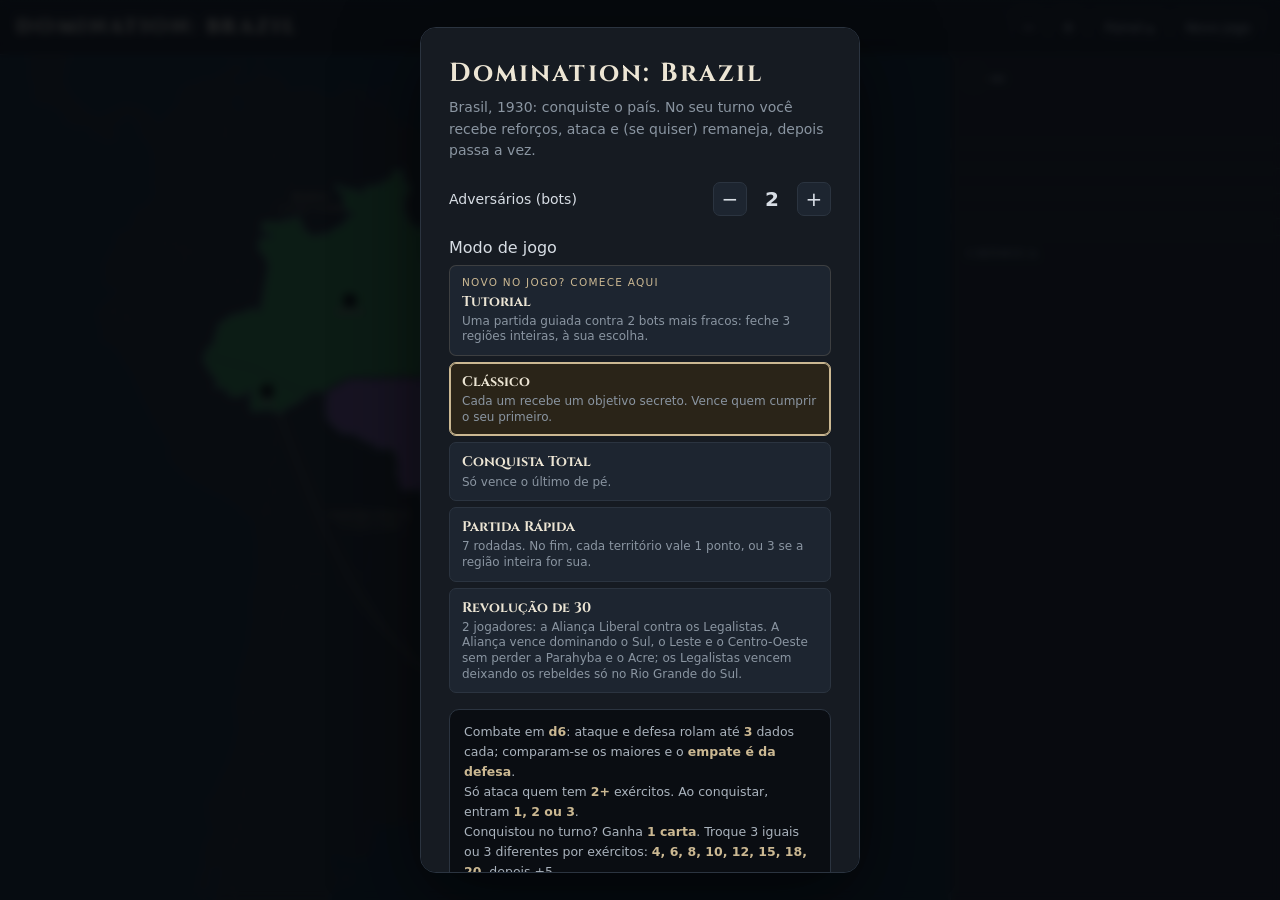
<file: index.html>
<!DOCTYPE html> <html lang="pt-BR"> <head> <meta charset="utf-8"> <meta name="viewport" content="width=device-width,initial-scale=1,maximum-scale=1,user-scalable=no,viewport-fit=cover"> <title>Domination: Brazil</title> <link rel="manifest" href="manifest.webmanifest"> <meta name="theme-color" content="#0e1116"> <link rel="icon" type="image/png" sizes="32x32" href="icones/favicon-32.png"> <link rel="icon" type="image/png" sizes="192x192" href="icones/icone-192.png"> <link rel="apple-touch-icon" href="icones/apple-touch-icon.png"> <meta name="apple-mobile-web-app-capable" content="yes"> <meta name="mobile-web-app-capable" content="yes"> <meta name="apple-mobile-web-app-status-bar-style" content="black-translucent"> <meta name="apple-mobile-web-app-title" content="Domination"> <link rel="stylesheet" href="estilo.css?v=12"> </head> <body> <div id="app"> <header> <div class="brand"> <h1>DOMINATION: BRAZIL</h1> </div> <div class="spacer"></div> <div class="tool"> <button class="iconbtn ghost" id="zoomOut" title="Diminuir">−</button> <button class="iconbtn ghost" id="zoomIn" title="Ampliar">+</button> <button class="ghost" id="instalarBtn" hidden>Instalar</button> <button class="ghost" id="painelBtn" aria-controls="panel">Painel ▴</button> <button class="ghost" id="newGame">Novo jogo</button> </div> </header> <main> <div id="boardScroll"> <div id="boardInner"> <svg id="board" xmlns="http://www.w3.org/2000/svg" preserveAspectRatio="xMidYMid meet"></svg> </div> <div id="dice"></div> </div> <aside id="panel"> <div class="turnbox"> <div class="turnrow"> <span class="dot" id="turnDot"></span> <span class="who" id="turnWho">—</span> </div> <div class="phasetag" id="phaseTag"></div> <div class="reinf" id="reinf"></div> <div class="instr" id="instr"></div> <div class="onlineBox" id="onlineBox"></div> </div> <div class="actions" id="actions"></div> <div class="objetivobox" id="objetivoBox"></div> <div class="cartasbox" id="cartasBox"></div> <div id="mover"> <div class="lbl" id="moverLbl"></div> <div class="stepper"> <button class="iconbtn" id="moverMinus">−</button> <span class="qty" id="moverQty">1</span> <button class="iconbtn" id="moverPlus">+</button> <button class="primary" id="moverGo" style="flex:1">Mover</button> <button class="ghost" id="moverCancel">Cancelar</button> </div> </div> <div class="players" id="players"></div> <div class="logwrap"> <h3>Crônica</h3> <div id="log"></div> </div> </aside> </main> </div> <div id="overlay"></div> <div id="toast"></div> <div id="gireAviso" role="alert"> <div class="gireIcone" aria-hidden="true"></div> <p class="gireTitulo">Gire o celular</p> <p class="gireTexto">Domination: Brazil é jogado com o celular deitado.</p> </div> <button id="atualizaBanner" hidden></button> <script src="mapa.js?v=12"></script> <script src="motor.js?v=12"></script> <script src="bots.js?v=12"></script> <script src="desenho.js?v=12"></script> <script src="cartas.js?v=12"></script> <script src="rede.js?v=12"></script> <script src="online.js?v=12"></script> <script src="tutorial.js?v=12"></script> <script src="telas.js?v=12"></script> <script src="app.js?v=12"></script> </body> </html>
</file>
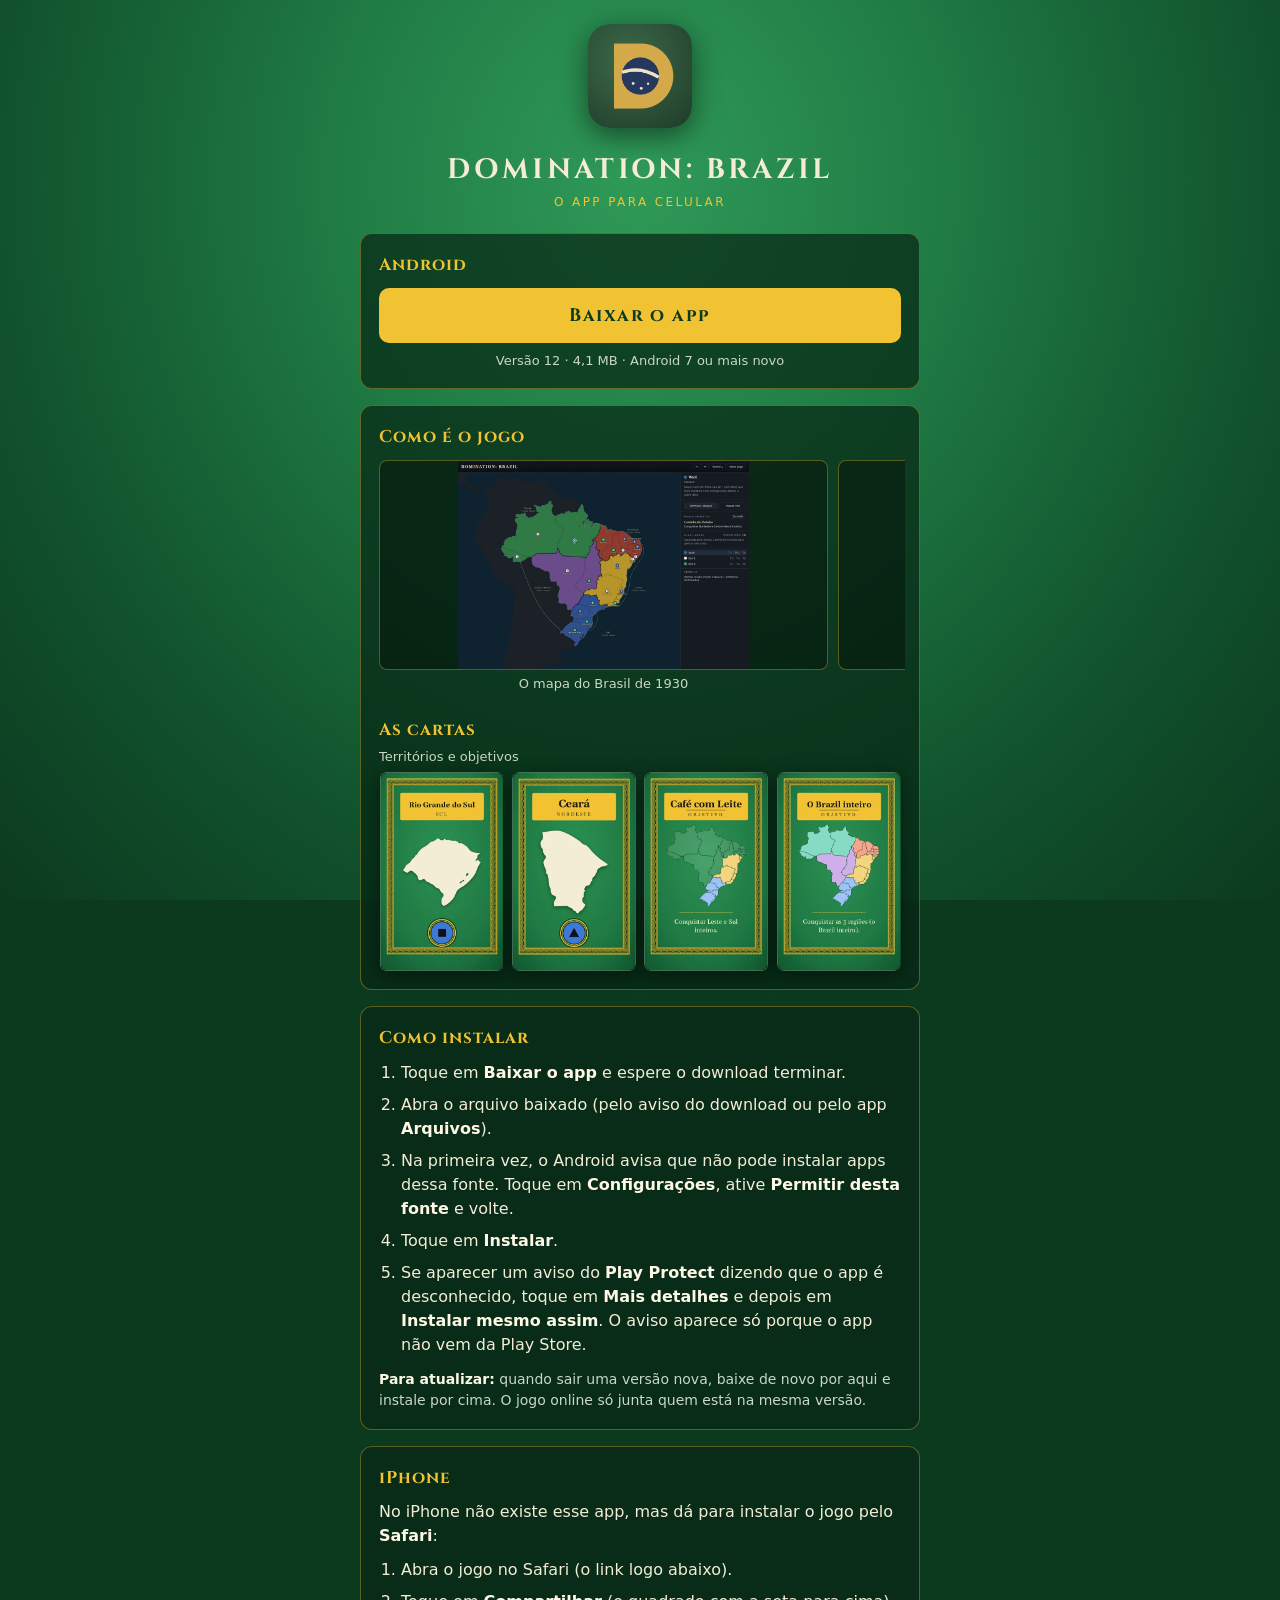
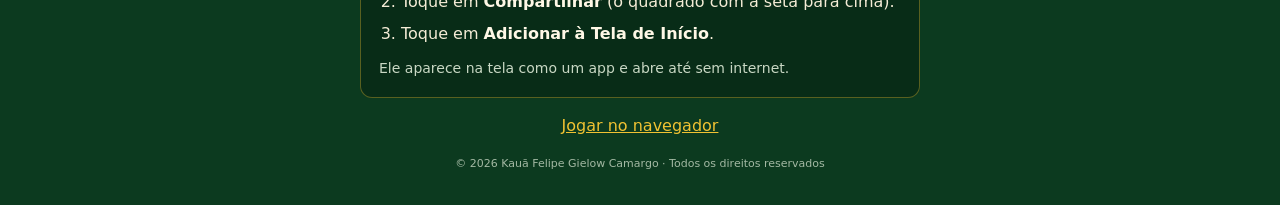
<file: baixar.html>
<!DOCTYPE html> <html lang="pt-BR"> <head> <meta charset="utf-8"> <meta name="viewport" content="width=device-width,initial-scale=1,viewport-fit=cover"> <title>Baixar o app — Domination: Brazil</title> <meta name="theme-color" content="#0c3a1f"> <link rel="icon" type="image/png" sizes="32x32" href="icones/favicon-32.png"> <link rel="apple-touch-icon" href="icones/apple-touch-icon.png"> <style>@font-face{font-family:Cinzel;font-style:normal;font-weight:700;font-display:swap;src:url("fontes/cinzel-700.woff2") format("woff2")}:root{--ink:#0c3a1f;--surface:rgba(8,40,21,.72);--line:rgba(241,194,50,.35);--text:#f4ecd6;--muted:#c9d8c4;--bone:#f1c232;--bone-dim:rgba(241,194,50,.25)}*{box-sizing:border-box}html{background:var(--ink)}body{margin:0;min-height:100vh;background:radial-gradient(ellipse at 50% 20%,#2f9a58 0,#1f7a44 35%,#11532d 70%,var(--ink) 100%) fixed;color:var(--text);font-family:Inter,system-ui,-apple-system,"Segoe UI",Roboto,Helvetica,Arial,sans-serif;line-height:1.5;-webkit-font-smoothing:antialiased;padding:max(24px,env(safe-area-inset-top)) max(16px,env(safe-area-inset-right)) 32px max(16px,env(safe-area-inset-left))}main{max-width:560px;margin:0 auto}.topo{text-align:center;margin-bottom:22px}.topo img{width:104px;height:104px;border-radius:22px;box-shadow:0 8px 28px rgba(0,0,0,.5)}h1{font-family:Cinzel,Georgia,serif;font-weight:700;letter-spacing:.12em;font-size:clamp(20px,6vw,28px);color:#f4ecd6;margin:14px 0 2px}.sub{color:var(--bone);letter-spacing:.2em;text-transform:uppercase;font-size:12px;margin:0}section{background:var(--surface);border:1px solid var(--line);backdrop-filter:blur(2px);border-radius:12px;padding:18px;margin:0 0 16px}h2{font-family:Cinzel,Georgia,serif;font-weight:700;letter-spacing:.06em;font-size:17px;color:var(--bone);margin:0 0 10px}.baixar{display:block;text-align:center;text-decoration:none;font-family:Cinzel,Georgia,serif;font-weight:700;letter-spacing:.08em;font-size:18px;color:#0c3a1f;background:var(--bone);border-radius:10px;padding:14px 16px}.baixar:hover{background:#f6d35e}.info{text-align:center;color:var(--muted);font-size:13px;margin:8px 0 0}ol{margin:0;padding-left:22px}li{margin:0 0 8px}li:last-child{margin-bottom:0}b{color:#fff8e6}.nota{color:var(--muted);font-size:14px;margin:12px 0 0}.jogar{display:block;text-align:center;color:var(--bone);margin:6px 0 18px}.copy{text-align:center;font-size:11px;color:var(--muted);opacity:.8;margin:0}.telas{display:flex;gap:10px;overflow-x:auto;scroll-snap-type:x mandatory;margin:0 -4px;padding:0 4px 6px}.telas figure{flex:0 0 86%;margin:0;scroll-snap-align:center}.telas img{display:block;width:100%;height:210px;object-fit:contain;background:rgba(0,0,0,.35);border-radius:8px;border:1px solid var(--line);cursor:zoom-in}figcaption{text-align:center;font-size:13px;color:var(--muted);margin-top:4px}.cartas{display:grid;grid-template-columns:repeat(4,1fr);gap:8px;margin-top:6px}.cartas img{display:block;width:100%;aspect-ratio:5/8;object-fit:contain;border-radius:7px;cursor:zoom-in;filter:drop-shadow(0 4px 10px rgba(0,0,0,.45))}@media (max-width:420px){.cartas{grid-template-columns:repeat(2,1fr)}}.h2-cartas{margin-top:18px!important}.nota-cartas{color:var(--muted);font-size:13px;margin:-6px 0 4px}#zoom{position:fixed;inset:0;z-index:10;background:rgba(0,0,0,.9);display:flex;align-items:center;justify-content:center;padding:16px;cursor:zoom-out}#zoom img{max-width:100%;max-height:100%;object-fit:contain;border-radius:8px}[hidden]{display:none!important}</style> </head> <body> <main> <div class="topo"> <img src="icones/icone-192.png" alt=""> <h1>DOMINATION: BRAZIL</h1> <p class="sub">O app para celular</p> </div> <section id="android"> <h2>Android</h2> <a class="baixar" id="baixarApk" href="#" hidden download>Baixar o app</a> <p class="info" id="apkInfo">Procurando o app…</p> </section> <section id="galeria"> <h2>Como é o jogo</h2> <div class="telas"> <figure><img src="vitrine/tela-mapa.jpg" alt="O mapa do Brasil de 1930" loading="lazy"><figcaption>O mapa do Brasil de 1930</figcaption></figure> <figure><img src="vitrine/tela-cartas.jpg" alt="Troca de cartas" loading="lazy"><figcaption>Troca de cartas</figcaption></figure> <figure><img src="vitrine/tela-celular.jpg" alt="No celular, deitado" loading="lazy"><figcaption>No celular, deitado</figcaption></figure> </div> <h2 class="h2-cartas">As cartas</h2> <p class="nota-cartas">Territórios e objetivos</p> <div class="cartas"> <img src="vitrine/carta-rio-grande-do-sul.webp" alt="Carta de território: Rio Grande do Sul" loading="lazy"> <img src="vitrine/carta-ceara.webp" alt="Carta de território: Ceará" loading="lazy"> <img src="vitrine/objetivo-cafe-com-leite.webp" alt="Carta de objetivo: Café com Leite" loading="lazy"> <img src="vitrine/objetivo-o-brazil-inteiro.webp" alt="Carta de objetivo: O Brazil inteiro" loading="lazy"> </div> </section> <section id="passos"> <h2>Como instalar</h2> <ol> <li>Toque em <b>Baixar o app</b> e espere o download terminar.</li> <li>Abra o arquivo baixado (pelo aviso do download ou pelo app <b>Arquivos</b>).</li> <li>Na primeira vez, o Android avisa que não pode instalar apps dessa fonte. Toque em <b>Configurações</b>, ative <b>Permitir desta fonte</b> e volte.</li> <li>Toque em <b>Instalar</b>.</li> <li>Se aparecer um aviso do <b>Play Protect</b> dizendo que o app é desconhecido, toque em <b>Mais detalhes</b> e depois em <b>Instalar mesmo assim</b>. O aviso aparece só porque o app não vem da Play Store.</li> </ol> <p class="nota"><b>Para atualizar:</b> quando sair uma versão nova, baixe de novo por aqui e instale por cima. O jogo online só junta quem está na mesma versão.</p> </section> <section id="iphone"> <h2>iPhone</h2> <p style="margin:0 0 10px">No iPhone não existe esse app, mas dá para instalar o jogo pelo <b>Safari</b>:</p> <ol> <li>Abra o jogo no Safari (o link logo abaixo).</li> <li>Toque em <b>Compartilhar</b> (o quadrado com a seta para cima).</li> <li>Toque em <b>Adicionar à Tela de Início</b>.</li> </ol> <p class="nota">Ele aparece na tela como um app e abre até sem internet.</p> </section> <a class="jogar" href="./">Jogar no navegador</a> <p class="copy">© 2026 Kauã Felipe Gielow Camargo · Todos os direitos reservados</p> </main> <div id="zoom" hidden><img alt=""></div> <script>!function(){"use strict";(/iPhone|iPad|iPod/.test(navigator.userAgent)||"MacIntel"===navigator.platform&&navigator.maxTouchPoints>1)&&(document.getElementById("android").hidden=!0,document.getElementById("passos").hidden=!0);var e=document.getElementById("apkInfo"),n=document.getElementById("baixarApk"),t=document.getElementById("zoom"),o=t.querySelector("img");document.querySelectorAll("#galeria img").forEach(function(e){e.addEventListener("click",function(){o.src=e.src,o.alt=e.alt,t.hidden=!1}),e.addEventListener("error",function(){(e.closest("figure")||e).hidden=!0})}),t.addEventListener("click",function(){t.hidden=!0}),document.addEventListener("keydown",function(e){"Escape"===e.key&&(t.hidden=!0)}),fetch("app/app.json",{cache:"no-store"}).then(function(e){if(!e.ok)throw new Error("sem app");return e.json()}).then(function(t){n.href="app/"+t.arquivo,n.hidden=!1,e.textContent="Versão "+t.versao+" · "+(t.tamanho/1048576).toFixed(1).replace(".",",")+" MB · Android 7 ou mais novo"}).catch(function(){e.textContent=!1===navigator.onLine?"Sem internet agora. Conecte-se para baixar o app.":"O app ainda não está disponível. Enquanto isso, dá para jogar no navegador."})}()</script> </body> </html>
</file>
<file: estilo.css>
@font-face{font-family:Cinzel;font-style:normal;font-weight:500;font-display:swap;src:url("fontes/cinzel-500.woff2") format("woff2")}@font-face{font-family:Cinzel;font-style:normal;font-weight:700;font-display:swap;src:url("fontes/cinzel-700.woff2") format("woff2")}:root{--ink:#0e1116;--ink2:#0a0d12;--surface:#161b22;--surface2:#1d2530;--line:#2b3440;--edge:#46515f;--sea:#3c6f8a;--text:#d7dde4;--muted:#8a95a1;--bone:#cbb892;--bone-dim:rgba(203,184,146,.18);--good:#3fb950;--bad:#e5534b}*{box-sizing:border-box}body,html{margin:0;height:100%}body{background:var(--ink);color:var(--text);font-family:Inter,system-ui,-apple-system,"Segoe UI",Roboto,Helvetica,Arial,sans-serif;-webkit-font-smoothing:antialiased;overflow:hidden}#app{display:flex;flex-direction:column;height:100%}header{display:flex;align-items:center;gap:14px;padding:10px 16px;border-bottom:1px solid var(--line);background:linear-gradient(180deg,#11161d,#0c1016)}.brand{display:flex;flex-direction:column;line-height:1}.brand h1{font-family:Cinzel,Georgia,serif;font-weight:700;font-size:20px;letter-spacing:.14em;margin:0;color:#e9e2d2}.brand .sub{font-size:10.5px;letter-spacing:.22em;color:var(--bone);text-transform:uppercase;margin-top:4px;opacity:.8}.spacer{flex:1}.tool{display:flex;align-items:center;gap:6px}button{font-family:inherit;font-size:13px;color:var(--text);background:var(--surface2);border:1px solid var(--line);border-radius:7px;padding:8px 12px;cursor:pointer;transition:.15s;line-height:1}button:hover:not(:disabled){border-color:var(--bone-dim);background:#26313e}button:disabled{opacity:.4;cursor:default}button.primary{background:var(--bone);color:#1a140a;border-color:var(--bone);font-weight:600}button.primary:hover{background:#dcc79c}button.ghost{background:0 0}.iconbtn{width:34px;height:34px;padding:0;display:flex;align-items:center;justify-content:center;font-size:17px}main{display:flex;flex:1;min-height:0}#boardScroll{flex:1;overflow:auto;position:relative;background:radial-gradient(120% 90% at 50% 18%,#161d27 0,#0c0f15 55%,#080a0e 100%)}#boardInner{min-width:100%;min-height:100%;display:flex}#board{display:block;width:100%;height:auto;margin:auto;flex-shrink:0}.mar{fill:#0f2230}.costaSombra{fill:none;stroke:#1d3a4f;stroke-width:7;stroke-linejoin:round;opacity:.8}.chao{fill:#0f2230}.territorio{stroke:none;cursor:pointer;transition:filter .15s}.territorio:hover{filter:brightness(1.18)}.territorio.dest{filter:brightness(1.3)}.territorio.target{filter:brightness(1.35) saturate(1.2)}.territorio.origin{filter:brightness(1.5)}.lago{fill:none;stroke:#0a141c;stroke-width:1}.fronteira{fill:none;stroke:#0b0f14;stroke-width:1.1;stroke-opacity:.7;stroke-linejoin:round;pointer-events:none}.divisa{fill:none;stroke:#0b0f14;stroke-width:3;stroke-linejoin:round;stroke-linecap:round;pointer-events:none}.costa{fill:none;stroke:#cbb892;stroke-width:1.1;stroke-opacity:.55;stroke-linejoin:round;pointer-events:none}.rota{fill:none;stroke:#cbb892;stroke-width:1.8;stroke-dasharray:5 5;stroke-linecap:round;stroke-linejoin:round;opacity:.85;pointer-events:none}.rota.rotaTerra{stroke-dasharray:1.5 5;stroke-width:2.6}.exterior{fill:#1b2127;stroke:#262d34;stroke-width:.8;stroke-linejoin:round;pointer-events:none}.rotuloRegiao{fill:var(--bone);opacity:.75;font-family:Cinzel,serif;font-weight:700;font-size:17px;letter-spacing:.1em;text-anchor:middle;pointer-events:none}.rotuloRegiao .bonus{font-size:15px;opacity:.8}.node{cursor:pointer}.node .hit{fill:transparent}.node .disc{stroke:#0c0f14;stroke-width:2.2;transition:transform .12s}.node:hover .disc{stroke:#fff}.node .army{font-size:13px;font-weight:700;text-anchor:middle;dominant-baseline:central;pointer-events:none}.node .terr{font-size:8.5px;font-weight:600;fill:#f1ead8;text-anchor:middle;pointer-events:none;paint-order:stroke;stroke:#0a0d12;stroke-width:2.6px;stroke-linejoin:round}.ring{fill:none;pointer-events:none}.ring.origin{stroke:#fff;stroke-width:3}.ring.target{stroke:var(--bone);stroke-width:2.5;stroke-dasharray:4 4}.ring.dest{stroke:#7fd0ff;stroke-width:2.5;stroke-dasharray:4 4}@keyframes flashpulse{0%{stroke:#fff;stroke-width:5}100%{stroke:#0c0f14;stroke-width:2}}.node .disc.flash{animation:flashpulse .7s ease-out}#panel{width:330px;flex-shrink:0;border-left:1px solid var(--line);background:var(--surface);display:flex;flex-direction:column;min-height:0}.turnbox{padding:14px 16px;border-bottom:1px solid var(--line)}.turnrow{display:flex;align-items:center;gap:9px}.dot{width:14px;height:14px;border-radius:50%;flex-shrink:0;box-shadow:0 0 0 2px #0c0f14,0 0 0 3px rgba(203,184,146,.35)}.turnrow .who{font-weight:600;font-size:15px}.phasetag{font-size:11px;letter-spacing:.14em;text-transform:uppercase;color:var(--bone);margin-top:8px}.instr{font-size:13px;color:var(--muted);margin-top:8px;line-height:1.45;min-height:34px}.reinf{font-size:13px;margin-top:6px}.reinf b{color:#fff;font-size:15px}.actions{padding:12px 16px;border-bottom:1px solid var(--line);display:flex;flex-wrap:wrap;gap:8px}.actions button{flex:1 1 auto}#mover{padding:12px 16px;border-bottom:1px solid var(--line);display:none}#mover.on{display:block}#mover .lbl{font-size:13px;color:var(--muted);margin-bottom:8px}#mover .lbl b{color:var(--text)}.stepper{display:flex;align-items:center;gap:10px}.stepper .qty{font-size:20px;font-weight:700;min-width:30px;text-align:center}.stepper .iconbtn{font-size:20px}.players{padding:8px 10px;border-bottom:1px solid var(--line);overflow:auto}.prow{display:flex;align-items:center;gap:8px;padding:6px 6px;border-radius:6px;font-size:12.5px}.prow.turn{background:#222c38}.prow.dead{opacity:.4;text-decoration:line-through}.prow .pname{flex:1}.prow .stat{color:var(--muted);font-variant-numeric:tabular-nums}.prow .rg{color:var(--bone);font-weight:600}.logwrap{flex:1;min-height:60px;overflow:auto;padding:10px 16px}.logwrap h3{font-family:Cinzel,serif;font-size:11px;letter-spacing:.18em;color:var(--muted);text-transform:uppercase;margin:0 0 8px}.logline{font-size:12.5px;color:#b9c2cc;padding:3px 0;border-bottom:1px solid #1b222b}#dice{position:absolute;top:14px;left:50%;transform:translate(-50%,-100%);background:rgba(12,16,22,.94);border:1px solid var(--line);border-radius:12px;padding:12px 16px;display:none;gap:14px;align-items:center;pointer-events:none;box-shadow:0 12px 40px rgba(0,0,0,.5);z-index:5}#dice.on{display:flex;animation:popin .25s ease-out}@keyframes popin{from{opacity:0;transform:translate(-50%,calc(-100% + 8px)) scale(.9)}to{opacity:1;transform:translate(-50%,-100%)}}.dside{display:flex;flex-direction:column;align-items:center;gap:6px}.dside .cap{font-size:10px;letter-spacing:.14em;text-transform:uppercase;color:var(--muted)}.dice-row{display:flex;gap:6px}.die{width:34px;height:34px;display:flex;align-items:center;justify-content:center;font-weight:700;font-size:15px;color:#fff;border-radius:7px;box-shadow:inset 0 -2px 0 rgba(0,0,0,.25)}.die.dim{opacity:.3}.dvs{font-family:Cinzel,serif;color:var(--bone);font-size:14px}.dres{font-size:12px;color:var(--text);text-align:center;max-width:130px}.dres .win{color:var(--good);font-weight:600}#overlay{position:fixed;inset:0;background:rgba(6,8,11,.82);backdrop-filter:blur(4px);display:none;align-items:center;justify-content:center;z-index:20;padding:20px}#overlay.on{display:flex}.modal{background:var(--surface);border:1px solid var(--line);border-radius:16px;max-width:440px;width:100%;padding:28px;box-shadow:0 24px 80px rgba(0,0,0,.6)}.modal h2{font-family:Cinzel,serif;letter-spacing:.08em;margin:0 0 6px;font-size:26px;color:#ece5d4}.modal .lead{color:var(--muted);font-size:14px;line-height:1.55;margin:0 0 20px}.modal .rules{font-size:12.5px;color:#aab3bd;line-height:1.6;background:var(--ink2);border:1px solid var(--line);border-radius:10px;padding:12px 14px;margin:0 0 20px}.modal .rules b{color:var(--bone);font-weight:600}.field{display:flex;align-items:center;justify-content:space-between;gap:12px;margin-bottom:22px}.field .flabel{font-size:14px}#winRegions{display:flex;flex-wrap:wrap;gap:6px;margin:0 0 20px}.chip{font-size:11px;padding:4px 9px;border-radius:999px;background:var(--ink2);border:1px solid var(--bone-dim);color:var(--bone)}.cartasbox{padding:12px 16px;border-bottom:1px solid var(--line);display:flex;flex-direction:column;gap:8px}.cartashead{display:flex;align-items:baseline;justify-content:space-between;gap:8px}.cartashead h3{font-family:Cinzel,serif;font-size:11px;letter-spacing:.18em;color:var(--muted);text-transform:uppercase;margin:0}.cartasinfo{font-size:12px;color:var(--muted)}.cartasinfo b{color:var(--bone)}.cartasvazio{font-size:12px;color:var(--muted);margin:0;line-height:1.45}.maoChips{display:flex;flex-wrap:wrap;gap:6px}.chipCarta{display:inline-flex;align-items:center;gap:5px;padding:3px 8px 3px 4px;border-radius:6px;background:#1f7a44;color:#f6ecd0;box-shadow:inset 0 0 0 1px #f1c232;font-size:12px;font-weight:600;font-family:Georgia,serif}.chipCarta .ct-icone{flex-shrink:0}.modal.modalCartas{max-width:760px;max-height:92vh;overflow:auto}.mesaCartas{display:flex;flex-wrap:wrap;gap:12px;justify-content:center;margin:0 0 14px}.cartaBtn{padding:0;border:none;background:0 0;border-radius:12px;width:124px;cursor:pointer;transition:transform .15s,box-shadow .15s;line-height:0}.cartaBtn:hover:not(:disabled){background:0 0;transform:translateY(-3px)}.cartaBtn:disabled{opacity:1;cursor:default}.cartaBtn .carta{width:100%;height:auto;display:block}.cartaBtn.sel{transform:translateY(-8px);box-shadow:0 0 0 3px var(--bone),0 10px 24px rgba(0,0,0,.5)}.cartaBtn:focus-visible{outline:2px solid var(--bone);outline-offset:3px}.trocaStatus{font-size:13px;color:var(--text);text-align:center;margin:0 0 14px;min-height:1.3em}.trocaStatus b{color:var(--bone)}.trocaAcoes{display:flex;gap:8px;justify-content:flex-end;flex-wrap:wrap}@media (max-width:520px){.cartaBtn{width:96px}.modal.modalCartas{padding:18px}}.objetivobox{padding:12px 16px;border-bottom:1px solid var(--line);display:flex;flex-direction:column;gap:4px}.objNome{font-family:Cinzel,serif;font-weight:700;color:var(--bone);font-size:15px;margin:4px 0 0}.objTexto{font-size:12.5px;color:var(--text);margin:0;line-height:1.45}.objMotivo{display:block;color:var(--muted);margin-top:4px}.objTexto.oculto{color:var(--muted);font-style:italic}button.mini{padding:4px 9px;font-size:11.5px}.modos{display:flex;flex-direction:column;gap:6px;margin:0 0 16px}.modoOpcao{display:flex;flex-direction:column;align-items:flex-start;gap:3px;text-align:left;padding:10px 12px;line-height:1.3}.modoOpcao b{font-family:Cinzel,serif;color:#ece5d4;font-size:14px}.modoOpcao span{font-size:12px;color:var(--muted)}.modoOpcao.sel{border-color:var(--bone);background:#2a2418;box-shadow:0 0 0 1px var(--bone) inset}.modal.modalInicio{max-height:94vh;overflow:auto}.objRevelados{display:flex;flex-direction:column;gap:6px;margin:0 0 20px;font-size:12.5px;color:var(--text)}.objRev{display:flex;gap:8px;align-items:flex-start;line-height:1.4}.objRev .dot{margin-top:3px}.objRev i{color:var(--muted);display:block}.modoExtra{margin:0 0 16px}.modoExtra .flabel{font-size:14px;margin-bottom:8px}.lados{display:grid;grid-template-columns:repeat(2,1fr);gap:6px}.ladoOpcao{display:flex;align-items:center;gap:8px;padding:10px;font-size:13px;text-align:left}.ladoOpcao .dot{width:14px;height:14px;box-shadow:0 0 0 1px #0c0f14}.ladoOpcao.sel{border-color:var(--bone);background:#2a2418;box-shadow:0 0 0 1px var(--bone) inset}.extraNota{font-size:12px;color:var(--muted);line-height:1.45;margin:8px 0 0}.modal.modalVitoria{max-height:94vh;overflow:auto}.placar{width:100%;border-collapse:collapse;font-size:12.5px;margin:0 0 12px;font-variant-numeric:tabular-nums}.placar th{font-weight:600;color:var(--muted);font-size:11px;text-align:right;padding:4px 6px}.placar td{padding:5px 6px;border-top:1px solid var(--line);text-align:right}.placar td:first-child{text-align:left}.placar td:first-child .dot{display:inline-block;width:11px;height:11px;margin-right:7px;vertical-align:-1px}.placar tr.venc td{color:var(--bone);font-weight:700}.placar tr.fora td{opacity:.55}.placar i{color:var(--muted);font-weight:400}.desempate{font-size:12.5px;color:var(--muted);margin:0 0 18px;line-height:1.45}.desempate b{color:var(--bone)}.painelRecolhido #panel .cartasbox,.painelRecolhido #panel .instr,.painelRecolhido #panel .logwrap,.painelRecolhido #panel .objetivobox,.painelRecolhido #panel .players{display:none}.painelRecolhido #panel{width:230px}.painelRecolhido #panel .turnbox{padding:10px 14px}.modal.modalConquista{max-width:380px}.modal .lead b{color:var(--bone)}.conqLinha{display:flex;align-items:center;justify-content:center;gap:12px;margin:0 0 12px}.conqOpcao{width:64px;height:64px;font-size:26px;font-weight:700;font-family:Cinzel,Georgia,serif;border-radius:12px;border-color:var(--bone-dim)}.conqOpcao:hover{background:var(--bone)!important;color:#1a140a}.conqResto{text-align:center;font-size:12.5px;color:var(--muted);margin:0}.inicioOnline{display:flex;flex-direction:column;gap:8px;margin-top:10px}.inicioOnline:empty{display:none}.inicioBaixar{display:block;width:max-content;margin:12px auto 0;padding:8px 16px;border:1px solid var(--bone-dim);border-radius:7px;color:var(--bone);text-decoration:none;font-family:Cinzel,Georgia,serif;font-weight:700;font-size:13px;letter-spacing:.08em}.inicioBaixar:hover{border-color:var(--bone);background:#26313e}.inicioCopy{margin:14px 0 0;text-align:center;font-size:11px;color:var(--muted);opacity:.8}.inicioOnline button{width:100%;padding:10px 12px}.modal.modalOnline{max-height:94vh;overflow:auto}.modal.modalOnline .flabel{display:block;font-size:13px;color:var(--muted);margin-bottom:6px}.onCampo{font-family:inherit;font-size:16px;color:var(--text);background:var(--ink2);border:1px solid var(--line);border-radius:8px;padding:10px 12px;width:100%}.onCampo:focus{outline:0;border-color:var(--bone)}.onBotoes{display:flex;flex-direction:column;gap:10px;margin:14px 0 6px}.onBotoes>button{padding:11px 12px}.onOu{text-align:center;font-size:12px;color:var(--muted)}.onEntrar{display:flex;gap:8px}.onEntrar .onCodigo{flex:1;min-width:0;text-transform:uppercase;letter-spacing:.3em;font-family:Cinzel,serif;font-weight:700}.onErro{min-height:1.3em;font-size:13px;color:#f0a39d;margin:6px 0 10px}.onBaixar{display:block;margin-top:6px;color:var(--bone);font-weight:600}.modal.modalSala{max-width:560px;max-height:94vh;overflow:auto}.salaTopo{display:flex;align-items:center;justify-content:space-between;gap:12px;margin-bottom:8px;flex-wrap:wrap}.salaTopo .flabel{font-size:11px;letter-spacing:.18em;text-transform:uppercase;color:var(--muted)}.salaCodigo{font-family:Cinzel,serif;font-weight:700;font-size:34px;letter-spacing:.2em;color:var(--bone);line-height:1.1}.salaConvite{display:flex;gap:6px}.salaModo{font-size:13px;color:var(--muted);line-height:1.45;margin:0 0 14px}.salaModo b{color:var(--bone);font-family:Cinzel,serif}.modalSala .formatos{margin:-6px 0 14px}.salaLugaresTit{display:flex;align-items:center;justify-content:space-between;gap:8px;font-size:14px;margin:4px 0 8px}.salaLugares{display:flex;flex-direction:column;gap:4px}.salaLugar{display:flex;align-items:center;gap:8px;padding:7px 8px;border-radius:8px;background:var(--ink2);border:1px solid var(--line);font-size:13px;min-height:40px}.salaLugar.eu{border-color:var(--bone-dim);background:#1f1b12}.salaLugar.vazio{opacity:.55}.salaNome{flex:1;min-width:0;overflow:hidden;text-overflow:ellipsis}.salaNome i{color:var(--muted)}.salaLado{display:block;font-size:11px;color:var(--muted)}.salaChefe{font-size:10.5px;color:var(--muted);margin-left:4px}.salaOff{font-size:11px;color:#f0a39d}.salaCores{display:flex;gap:8px;flex-wrap:wrap}.salaCor{width:34px;height:34px;border-radius:50%;padding:0;border:2px solid #0c0f14;box-shadow:0 0 0 1px var(--line)}.salaCor:hover:not(:disabled){filter:brightness(1.15)}.salaCor.sel{box-shadow:0 0 0 3px var(--bone)}.salaCor:disabled{opacity:.2}.salaAviso{font-size:13px;color:var(--muted);margin:16px 0 12px;line-height:1.45}.salaAcoes{display:flex;gap:8px;flex-wrap:wrap}.salaAcoes .primary{flex:1;padding:11px 12px}.onlineBox:empty{display:none}.onlineBox{margin-top:8px;display:flex;flex-direction:column;gap:6px}.onSala{font-size:11.5px;color:var(--muted)}.onSala b{color:var(--bone);letter-spacing:.12em}.onParado{font-size:12.5px;line-height:1.4;background:#2a2418;border:1px solid var(--bone-dim);border-radius:8px;padding:8px 10px;display:flex;flex-direction:column;gap:8px}.prow.off .pname{color:#f0a39d}.modal.modalSaida{max-width:400px}.modoOpcao.modoTutorial{border-color:var(--bone-dim)}.modoNovo{font-style:normal;font-size:10.5px;letter-spacing:.12em;text-transform:uppercase;color:var(--bone)}#balao{position:fixed;z-index:15;background:rgba(22,27,34,.97);border:1px solid var(--bone);border-radius:12px;padding:12px 14px;box-shadow:0 12px 40px rgba(0,0,0,.55);display:flex;flex-direction:column;align-items:flex-start;gap:8px;animation:balaoEntra .25s ease-out}#balao[hidden]{display:none}@keyframes balaoEntra{from{opacity:0;transform:translateY(6px)}to{opacity:1;transform:none}}#balao.recolhido{padding:4px;background:0 0;border:none;box-shadow:none}#balao.recolhido button{background:rgba(22,27,34,.97);border-color:var(--bone)}.balaoTopo{display:flex;align-items:center;justify-content:space-between;gap:10px;align-self:stretch}.balaoTopo button{padding:1px 8px}.balaoPasso{font-size:10.5px;letter-spacing:.14em;text-transform:uppercase;color:var(--bone)}.balaoTexto{margin:0;font-size:13.5px;line-height:1.5;color:var(--text)}.balaoTexto b{color:var(--bone)}.balaoCor{display:inline-block;width:10px;height:10px;border-radius:50%;margin-right:4px;vertical-align:baseline}#balaoOk{align-self:flex-end}.tutPulso{animation:tutPulso 1.2s ease-in-out infinite}#reinf.tutPulso,button.tutPulso{box-shadow:0 0 0 2px var(--bone);border-radius:8px}text.tutPulso{fill:#f3e6c4}@keyframes tutPulso{50%{opacity:.55}}.tutNota{font-size:12.5px;line-height:1.5;color:var(--text);background:#2a2418;border:1px solid var(--bone-dim);border-radius:8px;padding:8px 10px;margin:12px 0 0}.modalCartas .tutNota{margin:0 0 12px}.tutBotoes{display:flex;gap:6px;margin-top:8px}.tutSub{font-size:13px;color:var(--muted);margin:0 0 8px}.tutModos{margin:0 0 18px;padding-left:18px;font-size:13px;line-height:1.6;color:var(--text)}.tutModos b{color:var(--bone);font-weight:600}.modal.modalDicas{max-width:520px;max-height:90vh;overflow:auto}.tutDicas{margin:8px 0 18px}.tutDicas dt{font-family:Cinzel,serif;color:var(--bone);font-size:13px;margin-top:10px}.tutDicas dd{margin:2px 0 0;font-size:13px;line-height:1.5;color:var(--text)}.tutDicas dd b{color:var(--bone)}#onRevancheBox{margin-bottom:8px}.onRevNota{font-size:12.5px;color:var(--muted);text-align:center;margin:6px 0 2px}#toast{position:fixed;bottom:18px;left:50%;transform:translateX(-50%);background:#2a2018;border:1px solid var(--bone-dim);color:#f0e6d2;padding:10px 16px;border-radius:9px;font-size:13px;z-index:30;opacity:0;transition:opacity .25s;pointer-events:none;max-width:88vw}#toast.on{opacity:1}#atualizaBanner{position:fixed;top:calc(10px + env(safe-area-inset-top));left:50%;transform:translateX(-50%);z-index:40;background:var(--bone);color:#1a140a;border:none;border-radius:10px;padding:10px 16px;font-size:13.5px;line-height:1.35;box-shadow:0 10px 30px rgba(0,0,0,.55);max-width:92vw;text-align:center}#atualizaBanner[hidden]{display:none}#atualizaBanner:hover{background:#dcc79c}.atualizaNota{display:block;font-size:11.5px;opacity:.75}#instalarBtn[hidden]{display:none}#gireAviso{display:none}@media (orientation:portrait) and (max-width:600px){#gireAviso{display:flex;position:fixed;inset:0;z-index:100;flex-direction:column;align-items:center;justify-content:center;gap:10px;padding:32px;text-align:center;background:var(--ink)}.gireIcone{width:54px;height:92px;border:4px solid var(--bone);border-radius:12px;position:relative;animation:girar 2.4s ease-in-out infinite;margin-bottom:22px}.gireIcone::after{content:"";position:absolute;left:50%;bottom:6px;width:12px;height:4px;margin-left:-6px;border-radius:2px;background:var(--bone)}.gireTitulo{font-family:Cinzel,serif;font-weight:700;font-size:24px;letter-spacing:.08em;color:#ece5d4;margin:0}.gireTexto{font-size:14px;color:var(--muted);margin:0;max-width:260px;line-height:1.5}}@keyframes girar{0%,25%{transform:rotate(0)}100%,55%{transform:rotate(-90deg)}}@media (orientation:landscape) and (max-height:540px){#app{height:100vh;height:100dvh;padding-left:env(safe-area-inset-left);padding-right:env(safe-area-inset-right)}header{padding:5px 10px;gap:8px}.brand h1{font-size:13px;letter-spacing:.1em}.tool{gap:4px}.tool button{padding:5px 8px;font-size:12px;white-space:nowrap}.tool .iconbtn{width:28px;height:28px}#panel{width:270px;display:block;overflow-y:auto;overscroll-behavior:contain;-webkit-overflow-scrolling:touch}#panel .logwrap,#panel .players{overflow:visible}#panel .logwrap{min-height:0}.turnbox{padding:9px 12px}.turnrow .who{font-size:14px}.phasetag{margin-top:4px}.instr{font-size:12px;margin-top:5px;min-height:0}#mover,.actions,.cartasbox,.objetivobox{padding:9px 12px}.actions button{padding:9px 10px}.painelRecolhido #panel{width:190px}#overlay{padding:10px}.modal{padding:18px 20px;max-height:calc(100dvh - 20px);overflow:auto}.modal h2{font-size:21px}.modal .lead{margin-bottom:12px}.modal .rules{margin-bottom:12px}.modos{display:grid;grid-template-columns:1fr 1fr}.modal.modalInicio{max-width:640px}.conqOpcao{width:54px;height:54px}#toast{bottom:10px}#balao{padding:8px 10px;gap:5px}.balaoTexto{font-size:12.5px;line-height:1.4}}@media (max-width:860px) and (orientation:portrait){main{flex-direction:column}#app{height:100vh;height:100dvh}#panel{width:100%;border-left:none;border-top:1px solid var(--line);display:block;flex:0 0 50vh;flex-basis:50dvh;height:50vh;height:50dvh;max-height:none;overflow-y:auto;overscroll-behavior:contain;-webkit-overflow-scrolling:touch}#panel .logwrap,#panel .players{overflow:visible}#panel .logwrap{flex:none;min-height:0}#boardScroll{flex:1 1 auto;min-height:0}.brand h1{font-size:17px}.painelRecolhido #panel{width:100%;flex:0 0 auto;height:auto;overflow:visible}header{padding:8px 10px;gap:8px}.brand h1{font-size:14px;letter-spacing:.08em}.tool{gap:4px}.tool button{padding:6px 8px;font-size:12px;white-space:nowrap}.tool .iconbtn{width:30px;height:30px}.painelRecolhido #boardScroll{min-height:0}}
</file>
